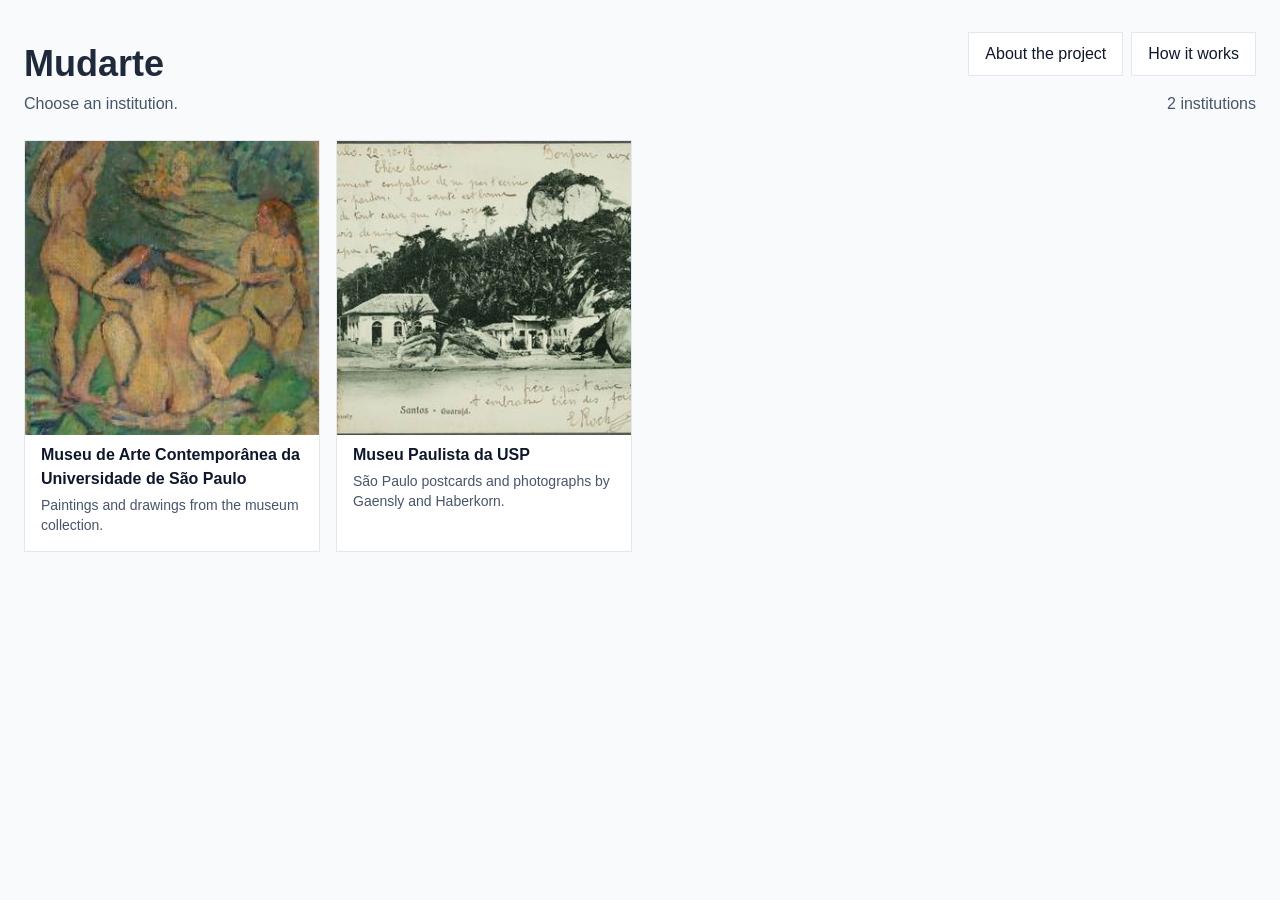
<file: index.html>
<!DOCTYPE html>
<html lang="en">
<head>
  <meta charset="utf-8">
  <meta name="viewport" content="width=device-width, initial-scale=1">
  <title>Mudarte</title>
  <meta http-equiv="refresh" content="0; url=app/">
  <link rel="canonical" href="app/">
</head>
<body>
  <p><a href="app/">Mudarte</a></p>
</body>
</html>
</file>
<file: app/styles.css>
:root {
  --bg: #f8fafc;
  --surface: #ffffff;
  --text: #0f172a;
  --muted: #475569;
  --border: #e2e8f0;
  --brand: #1e293b;
  --brand-soft: #f1f5f9;
  --accent: #1d4ed8;
  --accent-hover: #1e40af;
  --accent-active: #1e3a8a;
  --accent-text: #ffffff;
  --focus: #1d4ed8;
  --shadow: 0 8px 24px rgba(15, 23, 42, 0.12);
  color: var(--text);
  background: var(--bg);
  color-scheme: light;
  font-family: "Segoe UI", sans-serif;
  font-size: 16px;
  line-height: 1.5;
}

@media (prefers-color-scheme: dark) {
  :root {
    --bg: #020617;
    --surface: #0f172a;
    --text: #f1f5f9;
    --muted: #94a3b8;
    --border: #1e293b;
    --brand: #e2e8f0;
    --brand-soft: #1e293b;
    --accent: #2563eb;
    --accent-hover: #1d4ed8;
    --accent-active: #1e40af;
    --accent-text: #ffffff;
    --focus: #60a5fa;
    --shadow: 0 8px 24px rgba(2, 6, 23, 0.45);
    color-scheme: dark;
  }
}

* { box-sizing: border-box; }

html, body { margin: 0; }

button, input, select { font: inherit; color: inherit; }

button, select, .card {
  transition: background-color 180ms ease-out, border-color 180ms ease-out, color 180ms ease-out, transform 180ms ease-out;
}

button {
  min-height: 44px;
  background: var(--surface);
  border: 1px solid var(--border);
  padding: 8px 16px;
  cursor: pointer;
}

button:hover { background: var(--brand-soft); border-color: var(--brand); }

button:active { background: var(--border); transform: scale(0.98); }

button:focus-visible,
select:focus-visible,
.card:focus-visible {
  outline: 2px solid var(--focus);
  outline-offset: 2px;
}

button:disabled {
  cursor: not-allowed;
  opacity: 0.45;
  transform: none;
}

#grid-view { min-height: 100vh; }

.top {
  display: flex;
  justify-content: space-between;
  align-items: flex-end;
  gap: 16px;
  padding: 32px 24px 8px;
}

.heading-block {
  display: flex;
  align-items: flex-start;
  gap: 16px;
}

.mark {
  margin: 0;
  color: var(--brand);
  font-size: 36px;
  font-weight: 600;
  line-height: 40px;
}

.page-title {
  margin: 8px 0 0;
  color: var(--brand);
  font-size: 24px;
  font-weight: 600;
  line-height: 32px;
}

.header-side {
  display: flex;
  flex-direction: column;
  align-items: flex-end;
  gap: 8px;
}

.info-actions { display: flex; flex-wrap: wrap; gap: 8px; justify-content: flex-end; }

.lede, .count { margin: 8px 0 0; color: var(--muted); }

.grid {
  display: grid;
  grid-template-columns: repeat(auto-fill, minmax(180px, 1fr));
  gap: 16px;
  padding: 16px 24px 48px;
}

.grid.institutions {
  grid-template-columns: repeat(auto-fill, minmax(240px, 1fr));
}

.card {
  display: flex;
  flex-direction: column;
  min-height: 44px;
  padding: 0 0 8px;
  background: var(--surface);
  border: 1px solid var(--border);
  text-align: left;
  cursor: pointer;
}

.card:hover { border-color: var(--brand); }

.card:active { transform: scale(0.98); }

.card img {
  display: block;
  width: 100%;
  aspect-ratio: 1;
  object-fit: cover;
  background: var(--brand-soft);
}

.grid:not(.institutions) .card { padding-bottom: 0; }

.card strong,
.card span {
  padding: 8px 16px 0;
  font-size: 16px;
  line-height: 24px;
}

.card span {
  padding-top: 4px;
  padding-bottom: 8px;
  color: var(--muted);
  font-size: 14px;
  line-height: 20px;
}

#studio-view {
  height: 100vh;
  display: flex;
  flex-direction: column;
  background: var(--bg);
}

#studio-view[hidden],
#grid-view[hidden],
[hidden] { display: none !important; }

.studio-bar {
  display: grid;
  grid-template-columns: auto minmax(0, 1fr) auto;
  gap: 16px;
  align-items: center;
  padding: 16px 24px;
  background: var(--surface);
  border-bottom: 1px solid var(--border);
}

.back, .primary {
  background: var(--accent);
  color: var(--accent-text);
  border-color: var(--accent);
  font-weight: 600;
}

.back:hover, .primary:hover {
  background: var(--accent-hover);
  border-color: var(--accent-hover);
  color: var(--accent-text);
}

.back:active, .primary:active {
  background: var(--accent-active);
  border-color: var(--accent-active);
  color: var(--accent-text);
}

.back { min-width: 88px; }

.meta p { margin: 0; }

.name {
  font-weight: 600;
  overflow-wrap: anywhere;
}

.license { color: var(--muted); font-size: 14px; line-height: 20px; }

.bar-actions, .tools {
  display: flex;
  flex-wrap: wrap;
  gap: 8px;
  align-items: center;
}

.stage {
  position: relative;
  flex: 1;
  min-height: 0;
  display: flex;
  align-items: center;
  justify-content: center;
  padding: 16px;
}

.frame {
  position: relative;
  line-height: 0;
}

#base {
  display: block;
  background: #ffffff;
  box-shadow: var(--shadow);
}

#draw {
  position: absolute;
  left: 0;
  top: 0;
  cursor: crosshair;
  touch-action: none;
}

#draw.is-hidden { visibility: hidden; }

.loading {
  position: absolute;
  inset: 0;
  display: flex;
  align-items: center;
  justify-content: center;
  margin: 0;
  color: var(--muted);
}

.tools {
  padding: 16px 24px;
  background: var(--surface);
  border-top: 1px solid var(--border);
}

.colors { display: flex; gap: 8px; }

.swatch {
  width: 44px;
  height: 44px;
  padding: 0;
  border-radius: 50%;
  border: 1px solid var(--border);
}

.swatch[aria-pressed="true"],
#eraser[aria-pressed="true"],
#hide[aria-pressed="true"] {
  outline: 2px solid var(--focus);
  outline-offset: 2px;
}

.size { display: flex; align-items: center; gap: 8px; }

.size select {
  min-height: 44px;
  background: var(--surface);
  border: 1px solid var(--border);
  padding: 8px 16px;
}

dialog {
  max-width: 36rem;
  border: 1px solid var(--border);
  background: var(--surface);
  color: var(--text);
  padding: 24px;
}

dialog::backdrop { background: rgba(2, 6, 23, 0.45); }

dialog h2 {
  margin: 0 0 16px;
  color: var(--brand);
  font-size: 24px;
  font-weight: 600;
  line-height: 32px;
}

dialog p,
dialog li { margin: 0 0 16px; }

dialog ul { margin: 0 0 16px; padding-left: 24px; }

dialog button { margin-top: 8px; }

.notice {
  margin: 0;
  padding: 24px;
}

@media (max-width: 720px) {
  .studio-bar { grid-template-columns: 1fr auto; }
  .meta { grid-column: 1 / -1; }
  .mark { font-size: 30px; line-height: 36px; }
  .top { align-items: flex-start; flex-direction: column; }
  .header-side, .info-actions { align-items: flex-start; justify-content: flex-start; }
}

@media (prefers-reduced-motion: reduce) {
  button, select, .card { transition: none; }
  button:active, .card:active { transform: none; }
}
</file>
